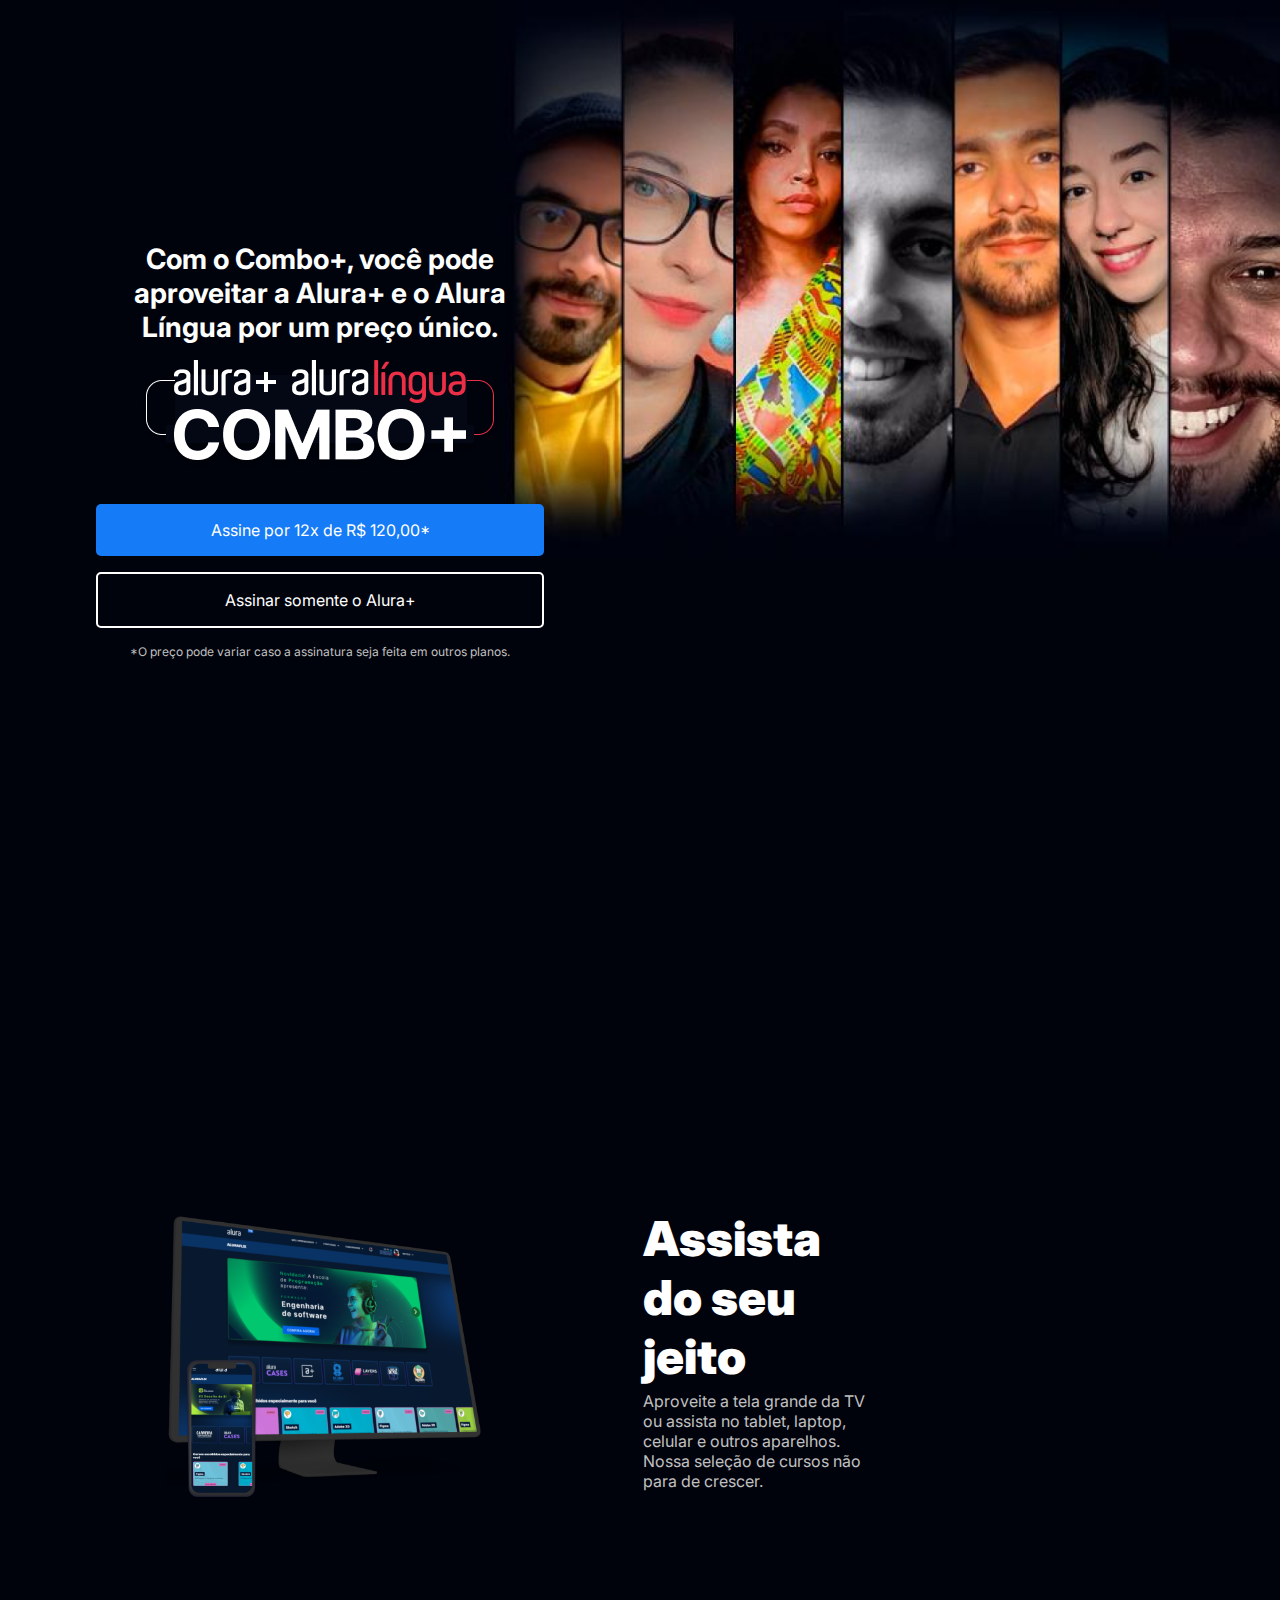
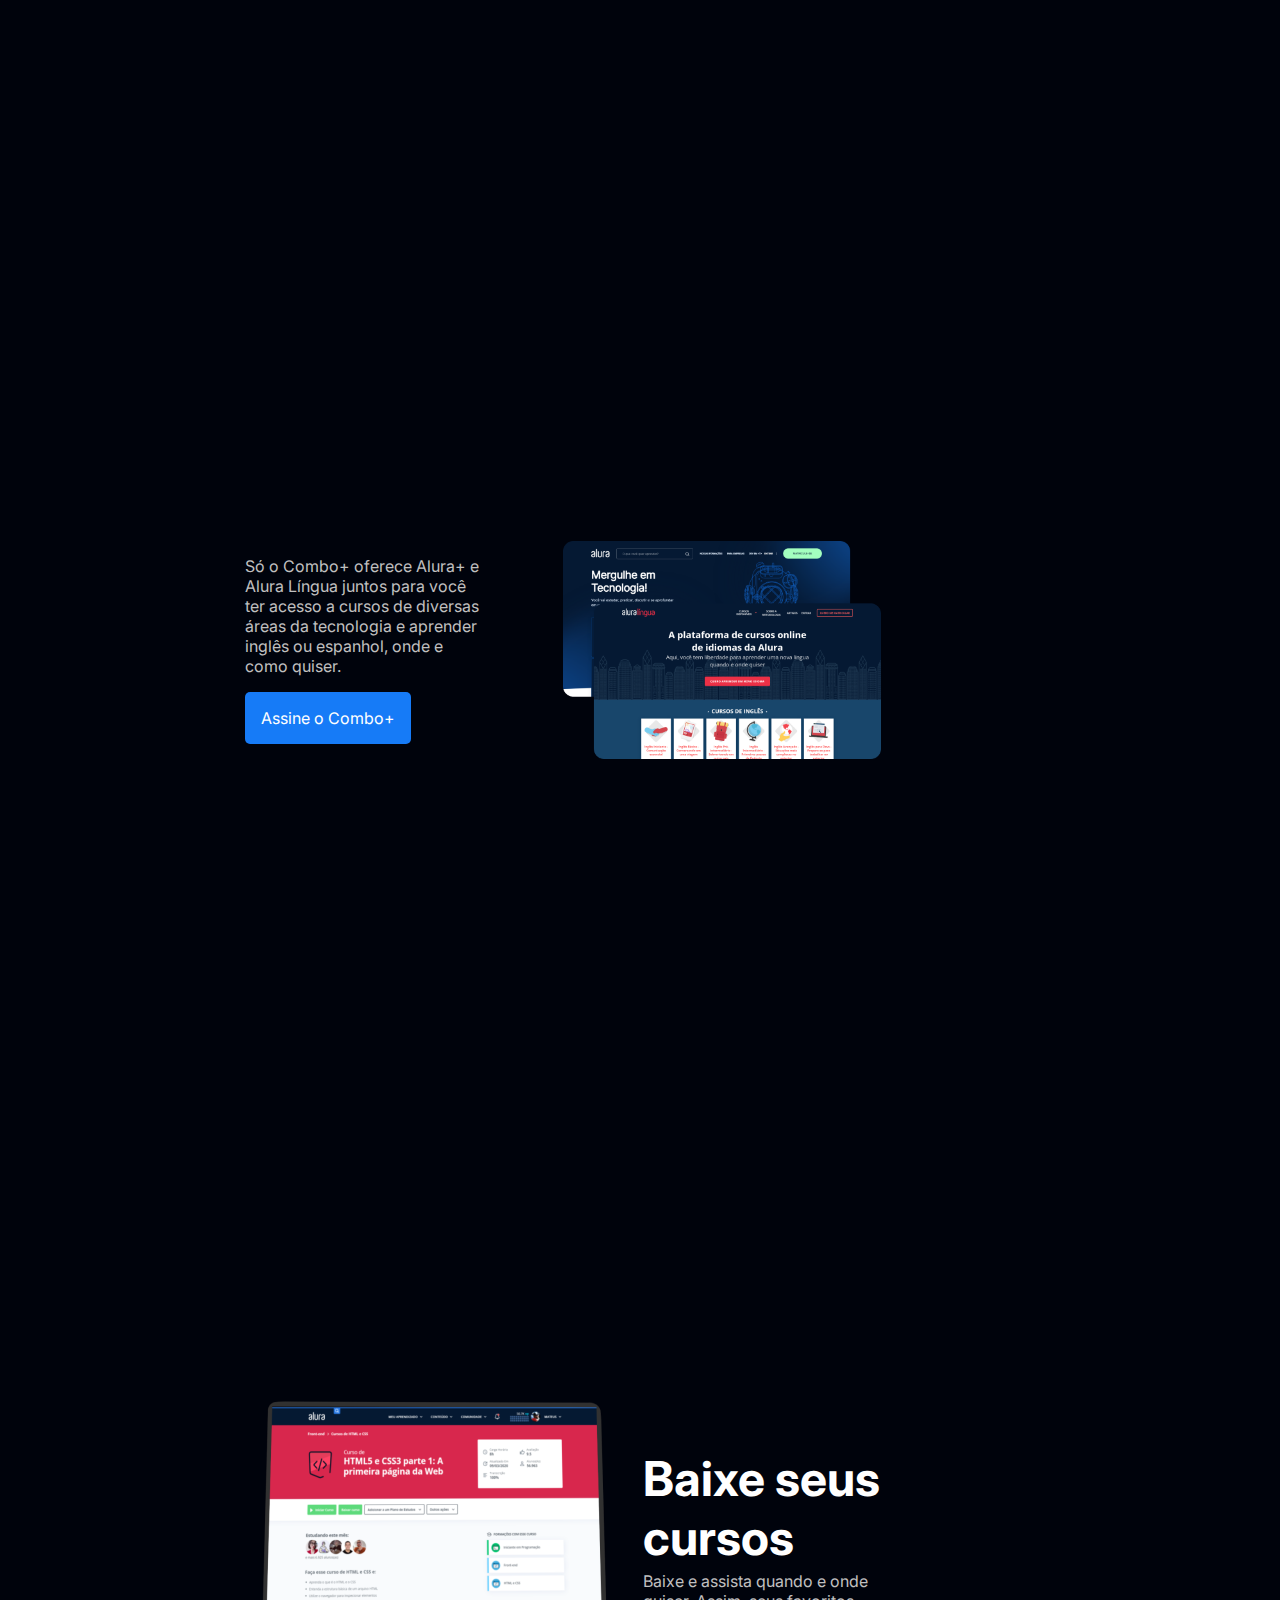
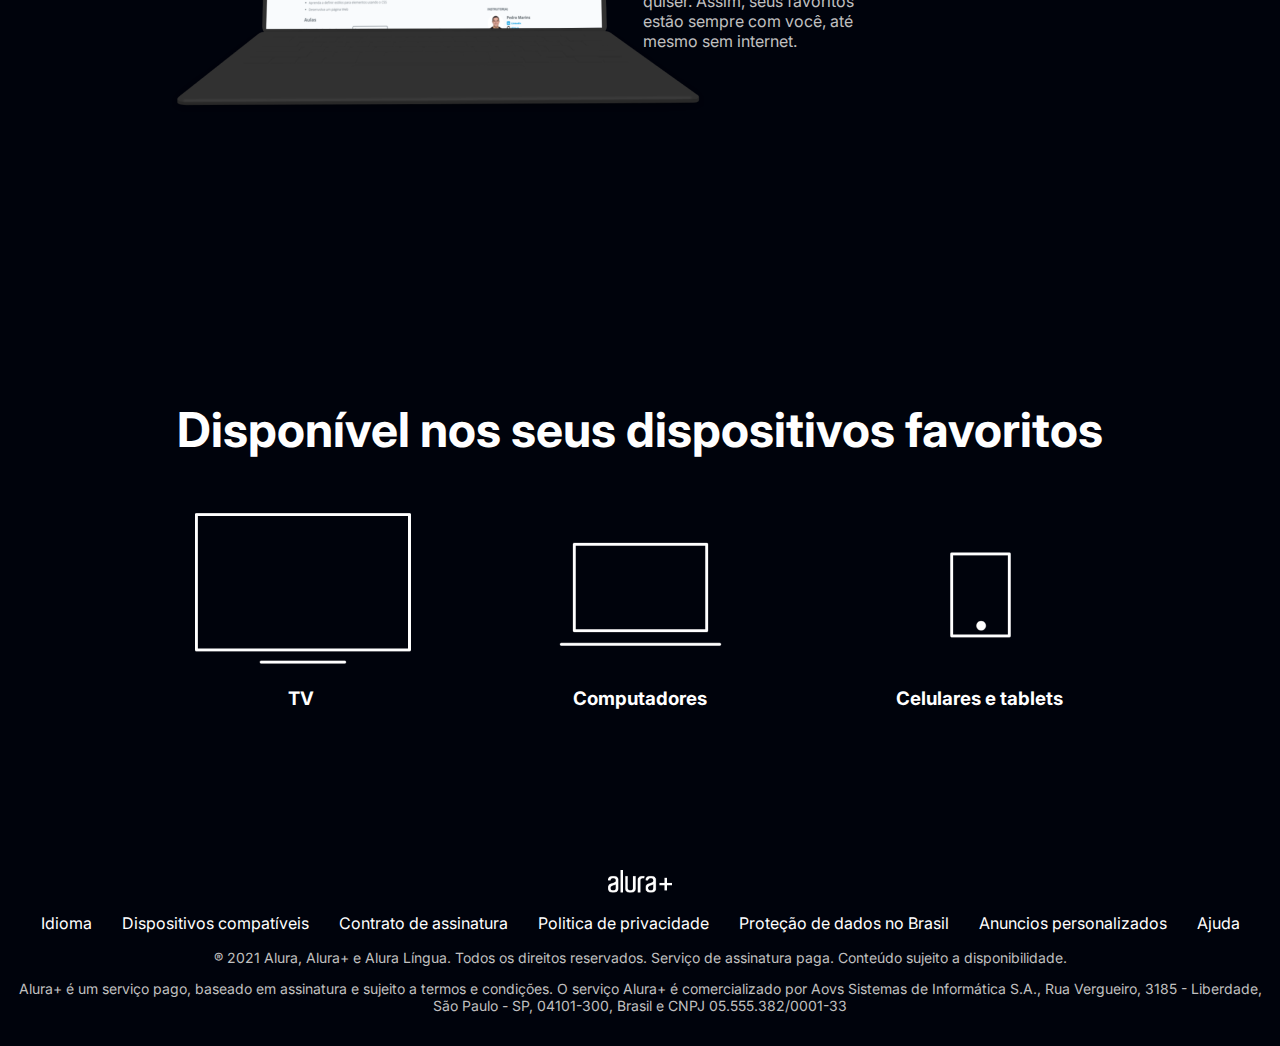
<file: formacao-htmlcss-alura/alura-plus/index.html>
<!DOCTYPE html>
<html lang="en">
<head>
    <meta charset="UTF-8">
    <meta name="viewport" content="width=device-width, initial-scale=1.0">
    <title>Alura Plus</title>
    <link rel="stylesheet" href="./styles/style.css">
    <link href="https://fonts.googleapis.com/css2?family=Inter:wght@400;700&display=swap" rel="stylesheet"> 

</head>
<body>
    <section class="principal container">
       
        <div class="container__box">
            <h1 class="container__titulo">Com o Combo+, você pode aproveitar a Alura+ e o Alura Língua por um preço único.</h1>
            <img class="container__imagem" src="./image/Combo.png" alt="Combo do cursos da Alura Plus">
            <a href="https://www.alura.com.br" class="container__botao">Assine por 12x de R$ 120,00*</a>
            <a href="https://www.alura.com.br" class="container__botao botao_secundario">Assinar somente o Alura+</a>
            <p class="container__aviso">*O preço pode variar caso a assinatura seja feita em outros planos.</p>
        </div>
    </section>

    <section class = "container secundaria">      
        <img class="secundaria_imagem" src="image/Plataformas.png" alt="Plataformas alura">        
        <div class="container_descricao">
            <h2 class="descricao_titulo"><b>Assista do seu jeito</b></h2>
            <p class="descricao_texto">Aproveite a tela grande da TV ou assista no tablet, laptop, celular e outros aparelhos.
                 Nossa seleção de cursos não para de crescer.</p>
        </div>
    </section>

    <section class = "container secundaria">
        <div class="container_descricao">
            <p class="descricao_texto">Só o Combo+ oferece Alura+ e Alura Língua juntos para você ter acesso a cursos de diversas áreas da tecnologia e aprender inglês ou espanhol, onde e como quiser.</p>
            <a href="https://www.alura.com.br" class="secundario__botao container__botao">Assine o Combo+</a>

        </div>
        <img class="secundaria_imagem" src="./image/Telas.png" alt="Telas">
    </section>

    <section class="container secundaria">
        <img src="./image/Notebook.png" alt="Download de recursos">
        <div class="container_descricao">
            <h2 class="descricao_titulo">Baixe seus cursos</h2>
            <p class="descricao_texto">Baixe e assista quando e onde quiser. Assim, seus favoritos estão sempre com você, até mesmo sem internet.</p>
        </div>     
    </section>

    <section class="dispositivos">
        <h2 class="dispositivos__titulo">Disponível nos seus dispositivos favoritos</h2>
        <ul class="dispositivos_lista">
            <li class="dispositivos_lista__item">
                <img src="image/tv.png" alt="televisores">
                <h3>TV</h3>
            </li>
            <li class="dispositivos_lista__item">
                <img src="image/computador.png" alt="notebooks">
                <h3>Computadores</h3>
            </li>
            <li class="dispositivos_lista__item">
                <img src="image/celular.png" alt="Mobile">
                <h3>Celulares e tablets</h3>
            </li>
        </ul>
    </section>

    <footer class="rodape_final">
        <img class="rodape__logo" src="image/Logo.png" alt="logo da alura">
        <ul class="rodape__lista">

            <li >
               <a class="rodape__lista__item" href="#">Idioma</a> 
            </li>
            <li class="rodape__lista__item">
                <a class="rodape__lista__item" href="#">Dispositivos compatíveis</a> 
            </li>
            <li class="rodape__lista__item">
                <a class="rodape__lista__item" href="#">Contrato de assinatura</a> 
            </li>
            <li class="rodape__lista__item">
                <a class="rodape__lista__item" href="#">Politica de privacidade</a> 
            </li>
            <li class="rodape__lista__item">
                <a class="rodape__lista__item" href="#">Proteção de dados no Brasil</a> 
            </li>
            <li class="rodape__lista__item">
                <a class="rodape__lista__item" href="#">Anuncios personalizados</a> 
            </li>
            <li class="rodape__lista__item">
                <a class="rodape__lista__item" href="#">Ajuda</a> 
            </li>
        </ul>

        <p class="texto__rodape">® 2021 Alura, Alura+ e Alura Língua. Todos os direitos reservados. Serviço de assinatura paga. Conteúdo sujeito a disponibilidade.</p>
        <p class="texto__rodape texto__dois">Alura+ é um serviço pago, baseado em assinatura e sujeito a termos e condições. O serviço Alura+ é comercializado por Aovs Sistemas de Informática S.A., Rua Vergueiro, 3185 - Liberdade, São Paulo - SP, 04101-300, Brasil e CNPJ 05.555.382/0001-33</p>
    </footer>
</body>
</html>
</file>
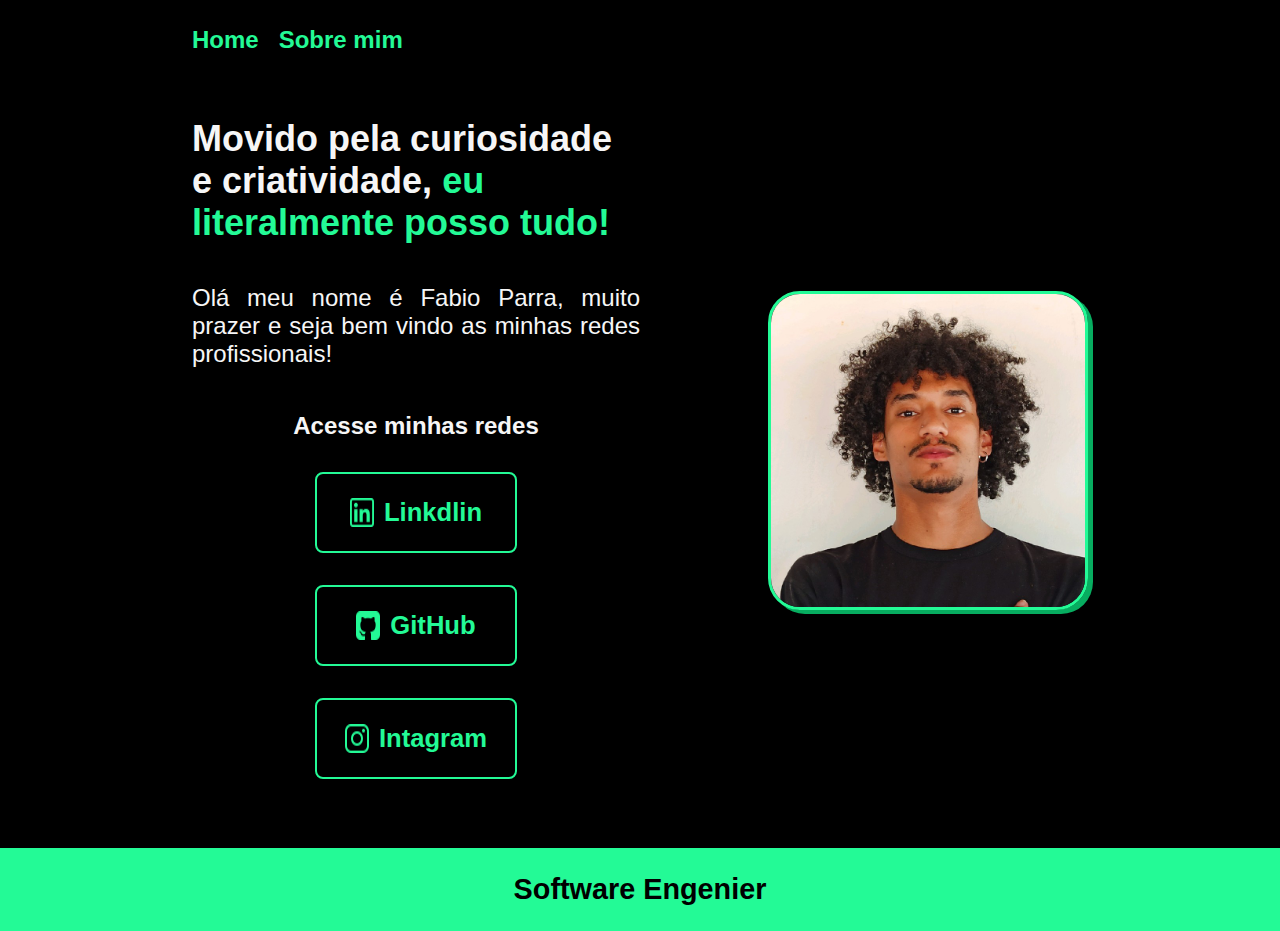
<file: formacao-htmlcss-alura/portifolio/index.html>
<!DOCTYPE html>
<html lang="en">
<head>

    <meta charset="UTF-8">
    <meta http-equiv="X-UA-Compatible" content="IE=edge">
    <meta name="viewport" content="width=device-width, initial-scale=1.0">
    <title>Portifolio</title>
    <link rel="stylesheet" href="./styles/styles.css">

</head>
<body>

    <header class="cabecalho">
        <nav class="cabecalho_textos">
            <a class="cabecalho_textos_link" href="index.html">Home</a>
            <a class="cabecalho_textos_link" href="about.html">Sobre mim</a>
        </nav>

    </header>
    <main class="pai">
            <section class="pai__texto">
                <h1 class="pai__texto__titulo">Movido pela curiosidade e criatividade,
                <strong class="titulo-destaque">eu literalmente posso tudo!</strong>
                </h1>
                <p class="pai__texto__texto">Olá meu nome é Fabio Parra, muito prazer e seja bem vindo as minhas redes profissionais!</p>
                
                <div class="pai__texto_links">
                    <h2 class="pai__texto_links_subtitulo">Acesse minhas redes</h2>
                    <a class="pai__texto_links_link" href="https://www.linkedin.com/in/parrafabio/">
                        <img src="./assets/linkedin.png" alt="">
                        Linkdlin
                    </a>
                    <a class="pai__texto_links_link" href="https://github.com/flbparra">
                        <img src="./assets/github-sign.png" alt="">
                        GitHub
                    </a>
                    <a class="pai__texto_links_link" href="https://www.instagram.com/flbparra/">
                        <img src="./assets/instagram.png" alt="">
                        Intagram
                    </a>
                </div>
            </section>
            <img class="pai_imagem" src="./assets/fabio.jpg" alt="foto do Fabio">
        
    </main>
    <footer class="rodape">
        Software Engenier
    </footer>
</body>
</html>
</file>
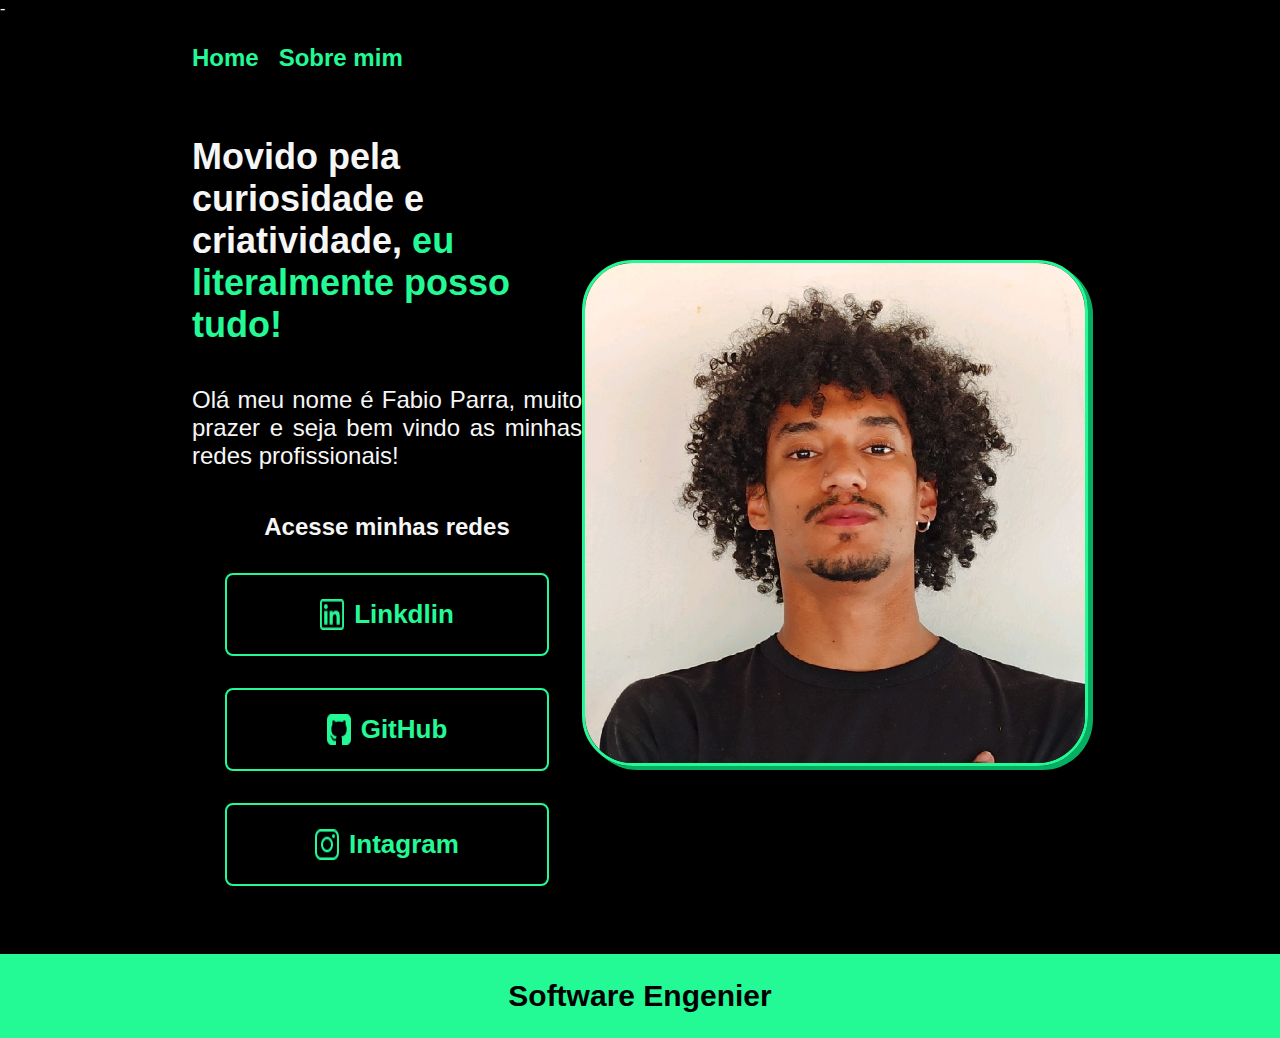
<file: formacao-htmlcss-alura/01-projeto-portifolio/portifolio/index.html>
<!DOCTYPE html>
<html lang="en">
<head>

    <meta charset="UTF-8">
    <meta http-equiv="X-UA-Compatible" content="IE=edge">
    <meta name="viewport" content="width=device-width, initial-scale=1.0">
    <title>Portifolio</title>
    <link rel="stylesheet" href="./styles/styles.css">

</head>-
<body>

    <header class="cabecalho">
        <nav class="cabecalho_textos">
            <a class="cabecalho_textos_link" href="index.html">Home</a>
            <a class="cabecalho_textos_link" href="about.html">Sobre mim</a>
        </nav>

    </header>
    <main class="pai">
            <section class="pai__texto">
                <h1 class="pai__texto__titulo">Movido pela curiosidade e criatividade,
                <strong class="titulo-destaque">eu literalmente posso tudo!</strong>
                </h1>
                <p class="pai__texto__texto">Olá meu nome é Fabio Parra, muito prazer e seja bem vindo as minhas redes profissionais!</p>
                
                <div class="pai__texto_links">
                    <h2 class="pai__texto_links_subtitulo">Acesse minhas redes</h2>
                    <a class="pai__texto_links_link" href="https://www.linkedin.com/in/parrafabio/">
                        <img src="./assets/linkedin.png" alt="">
                        Linkdlin
                    </a>
                    <a class="pai__texto_links_link" href="https://github.com/flbparra">
                        <img src="./assets/github-sign.png" alt="">
                        GitHub
                    </a>
                    <a class="pai__texto_links_link" href="https://www.instagram.com/flbparra/">
                        <img src="./assets/instagram.png" alt="">
                        Intagram
                    </a>
                </div>
            </section>
            <img class="fabio" src="./assets/fabio.jpg" alt="foto do Fabio" width="500">
        
    </main>
    <footer class="rodape">
        Software Engenier
    </footer>
</body>
</html>
</file>
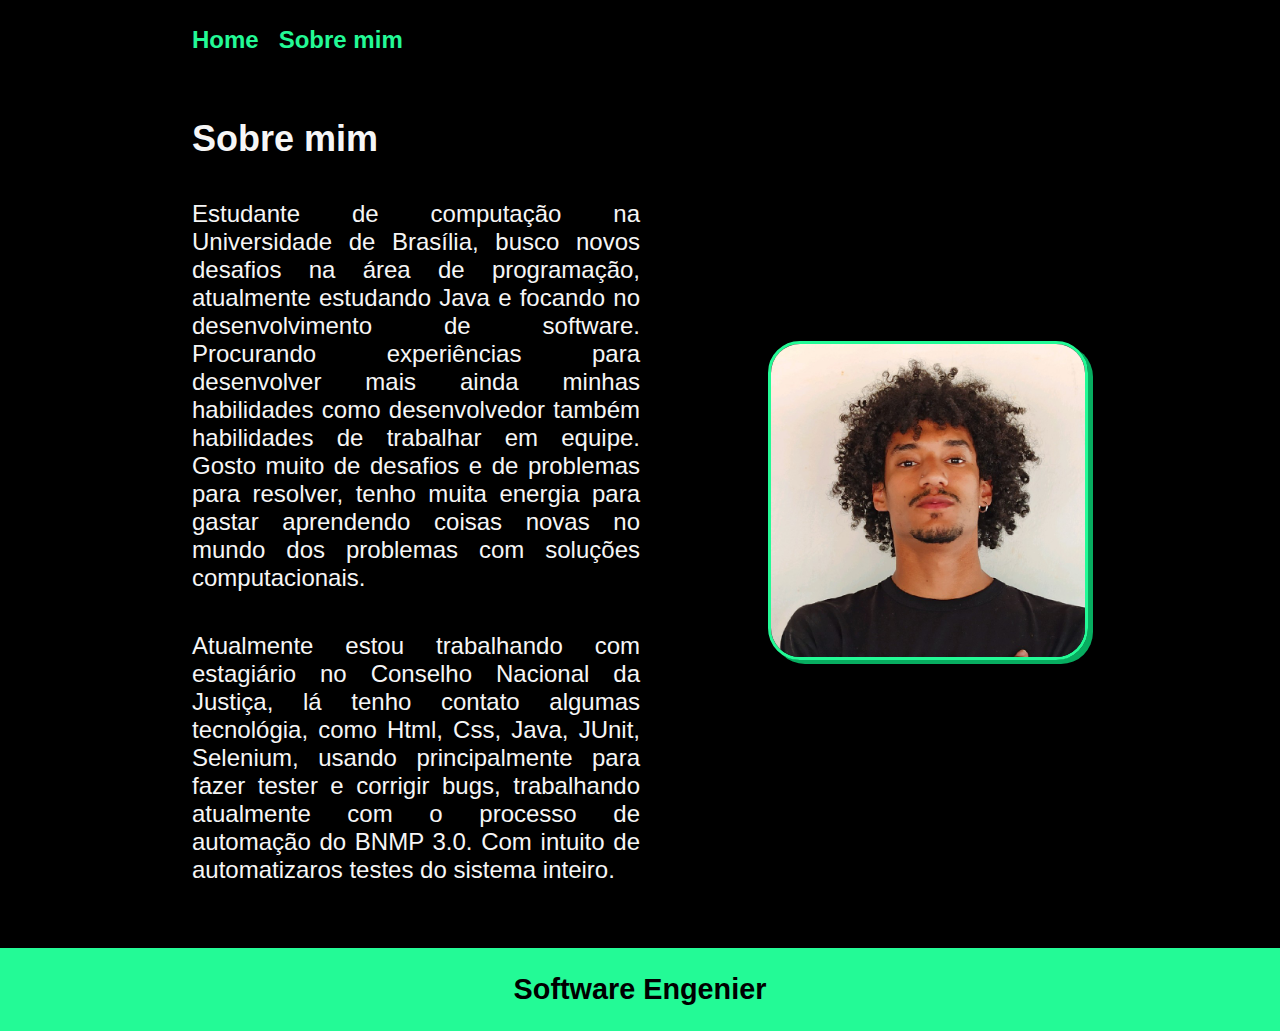
<file: formacao-htmlcss-alura/portifolio/about.html>
<!DOCTYPE html>
<html lang="pt-br">
<head>
    <meta charset="UTF-8">
    <meta http-equiv="X-UA-Compatible" content="IE=edge">
    <meta name="viewport" content="width=device-width, initial-scale=1.0">
    <title>Document</title>
    <link rel="stylesheet" href="./styles/styles.css">
</head>
<body>
    <header class="cabecalho">
        
        <nav class="cabecalho_textos">
            <a class="cabecalho_textos_link" href="index.html">Home</a>
            <a class="cabecalho_textos_link" href="about.html">Sobre mim</a>
        </nav>

    </header>
    <main class="pai">
        <section class="pai__texto">
            <h1 class="pai__texto__titulo">Sobre mim</h1>
            <p  class="pai__texto__texto">Estudante de computação na Universidade de Brasília, busco novos desafios na área de programação,
            atualmente estudando Java e focando no desenvolvimento de software. Procurando experiências para desenvolver 
            mais ainda minhas habilidades como desenvolvedor também habilidades de trabalhar em equipe. Gosto muito de desafios 
            e de problemas para resolver, tenho muita energia para gastar aprendendo coisas novas no mundo dos problemas com soluções computacionais.
            </p>
            <p  class="pai__texto__texto">Atualmente estou trabalhando com estagiário no Conselho Nacional da Justiça, lá tenho contato algumas tecnológia, como
                Html, Css, Java, JUnit, Selenium, usando principalmente para fazer tester e corrigir bugs, trabalhando atualmente com o processo de 
                automação do BNMP 3.0. Com intuito de automatizaros testes do sistema inteiro.
            </p>
        </section>
        <img class="pai_imagem" src="./assets/fabio.jpg" alt="foto do Fabio" width="500">
    </main>
    <footer class="rodape">
        Software Engenier
    </footer>
</body>
</html>
</file>
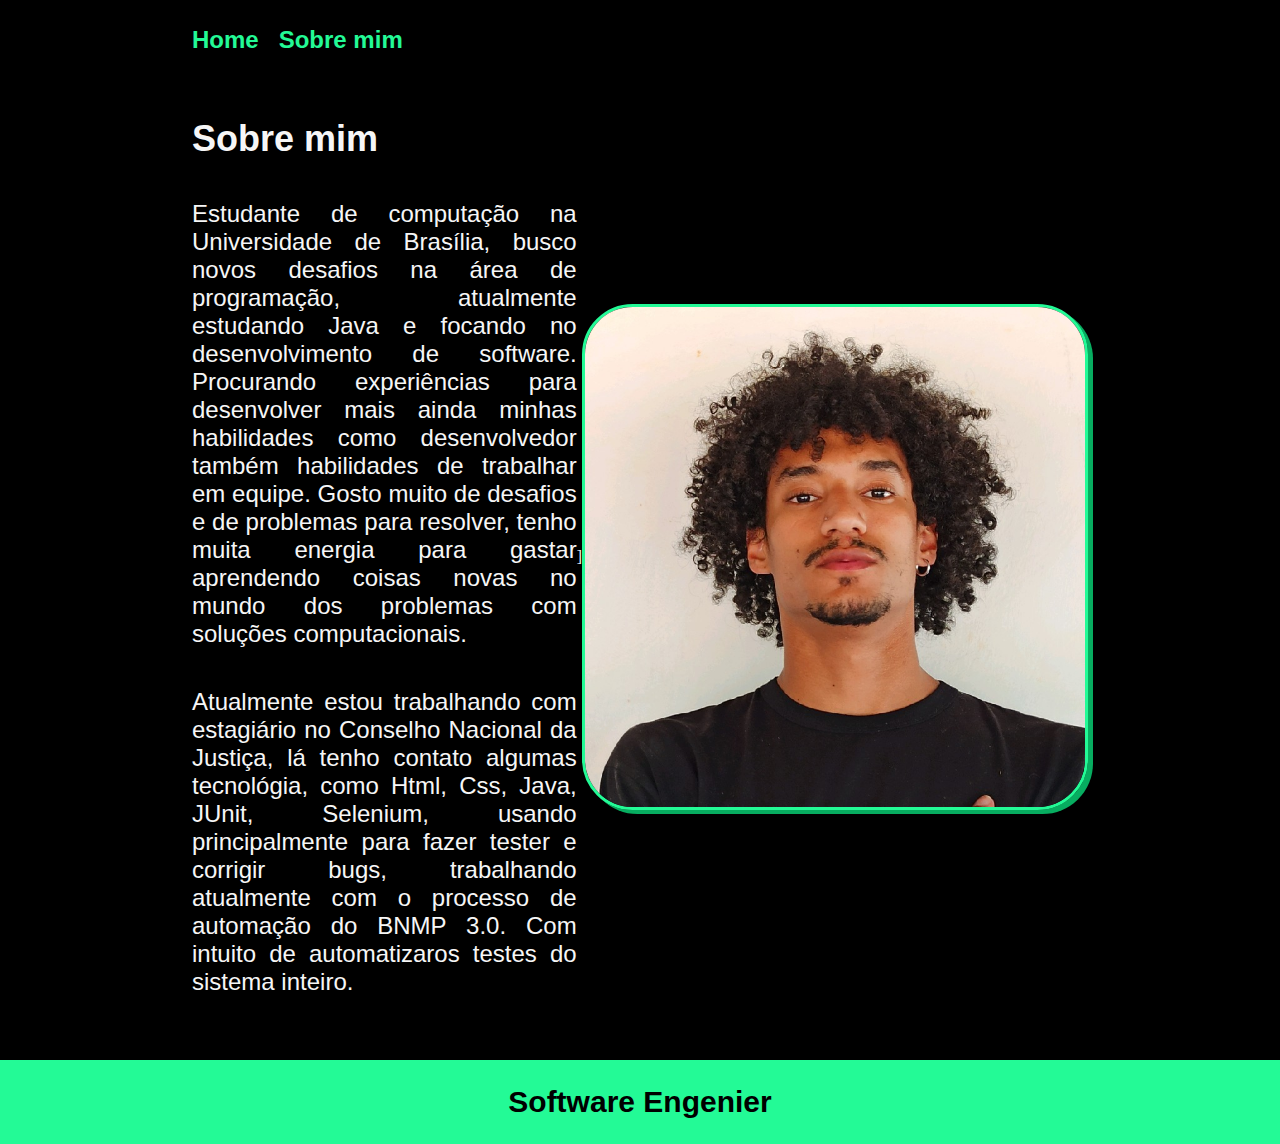
<file: formacao-htmlcss-alura/01-projeto-portifolio/portifolio/about.html>
<!DOCTYPE html>
<html lang="pt-br">
<head>
    <meta charset="UTF-8">
    <meta http-equiv="X-UA-Compatible" content="IE=edge">
    <meta name="viewport" content="width=device-width, initial-scale=1.0">
    <title>Document</title>
    <link rel="stylesheet" href="./styles/styles.css">
</head>
<body>
    <header class="cabecalho">
        
        <nav class="cabecalho_textos">
            <a class="cabecalho_textos_link" href="index.html">Home</a>
            <a class="cabecalho_textos_link" href="about.html">Sobre mim</a>
        </nav>

    </header>
    <main class="pai">
        <section class="pai__texto">
            <h1 class="pai__texto__titulo">Sobre mim</h1>
            <p  class="pai__texto__texto">Estudante de computação na Universidade de Brasília, busco novos desafios na área de programação,
            atualmente estudando Java e focando no desenvolvimento de software. Procurando experiências para desenvolver 
            mais ainda minhas habilidades como desenvolvedor também habilidades de trabalhar em equipe. Gosto muito de desafios 
            e de problemas para resolver, tenho muita energia para gastar aprendendo coisas novas no mundo dos problemas com soluções computacionais.
            </p>
            <p  class="pai__texto__texto">Atualmente estou trabalhando com estagiário no Conselho Nacional da Justiça, lá tenho contato algumas tecnológia, como
                Html, Css, Java, JUnit, Selenium, usando principalmente para fazer tester e corrigir bugs, trabalhando atualmente com o processo de 
                automação do BNMP 3.0. Com intuito de automatizaros testes do sistema inteiro.
            </p>
        </section>]
        <img class="fabio" src="./assets/fabio.jpg" alt="foto do Fabio" width="500">
    </main>
    <footer class="rodape">
        Software Engenier
    </footer>
</body>
</html>
</file>
<file: formacao-htmlcss-alura/alura-plus/styles/style.css>
:root{

    --branco-principal: #ffffff;
    --cinza-secundario: #c0c0c0;
    --botao-azul: #167bf7;
    --cor-de-fundo: #00030c;
    --font-principal: 'Inter'; 
}

* {
    margin: 0;
    padding: 0;
}

body{
    background-color: var(--cor-de-fundo);
    color: var(--branco-principal);
    font-size: 16px;
    font-weight: 400;
    font-family: var(--font-principal);
}

.principal{

    background-image: url(/formacao-htmlcss-alura/alura-plus/image/Background.png);
    background-repeat: no-repeat;
    background-size: contain;
    align-items: center;
    text-align: center;
}

.container{

    height: 100vh;
    display: grid;
    grid-template-columns: 50% 50%;
}

.container__botao{

    background-color: var(--botao-azul);
    border-radius: 5px;
    padding: 1em;
    color: var(--branco-principal);
    display: block;
    text-decoration: none;
    margin-bottom: 1em;
}

.botao_secundario{

    background-color: transparent;
    border: 2px solid var(--branco-principal);
}


.container__aviso{

    color: var(--cinza-secundario);
    font-size: 12px;
}


.container__titulo {
    font-size: 28px;
    font-weight: 700;

}


.container__box{

    margin: 0 6em;
}

.container__imagem{
        margin: 1em 0em 2em 0em;

}

.secundaria_imagem{
    width: 80%;
}
.secundaria{
    color: var(--branco-principal);
    align-items: center;
    margin: 0 20em 0 165px;
}

.descricao_titulo{

    width: 700;
    font-size: 48px;
    margin-bottom: 0.1em;
    
}

.descricao_texto{
    color: var(--cinza-secundario);
    font-size: 16px;
    
}

.secundario__botao{
    display:inline-block;
    margin: 1em 0 0 0;
}

.container_descricao{

    padding: 5em;
}

.dispositivos{
    text-align: center;
}
.dispositivos__titulo{

    font-size: 48px;
    color: var(--branco-principal);
    width: 700;
}

.dispositivos_lista {
    margin: 2em 0;
    display: flex;
    justify-content: center;
    list-style: none;
}

.dispositivos_lista_item {

    font-size: 32px;
    width: 700;
}

.rodape_final{
    text-align: center;
    margin: 10em 0 2em 0;
    text-decoration: none;
}

.rodape__logo{
    width: 5%;

}

.rodape__lista{

    display: flex;
    list-style-type: none;
    flex-direction: row;
    gap: 30px;
    justify-content: center;
    margin: 1em 0;
    text-decoration: none;
}

.rodape__lista__item{
    color: var(--branco-principal);
    text-decoration: none;
}

.texto__rodape{
    font-size: 14px;
    color: var(--cinza-secundario);
}

.texto__dois{
    margin: 1em;
}

.rodape__lista__item:hover{

    color: var(--botao-azul);
}

.rodape__lista__item:active{
    color: purple;
}

.container__botao:hover{
    color: #00030c;
    background-color: #4994ef;
}
</file>
<file: formacao-htmlcss-alura/portifolio/styles/styles.css>
:root {
    
    --cor-primeira: #000000;
    --cor-secundaria: #f6f6f6;
    --cor-terciaria: #23FA96;

}
* {
    
   margin: 0%;
   padding: 0%; 
}
body {
    /* height: 100vh; */
    box-sizing: border-box;
    background-color: var(--cor-primeira);
    color: var(--cor-secundaria);
    
}

.titulo-destaque {
    color: var(--cor-terciaria);
}



.pai {
    padding: 5% 15%;
    display: flex;
    align-items: center;
    justify-content: space-between;
    gap: 60px;
}

.pai_imagem{
    border-radius: 10%;
    width: 35%;
    border:  var(--cor-terciaria);
    border-style: solid;
    
    box-shadow: 5px 4px #07AD60;
}

.pai__texto {
    width: 50%;
    display: flex;
    flex-direction: column;
    gap: 40px;
}

.pai__texto__titulo{
    font-size: 2.25rem;
    font-family: 'Krona One', sans-serif;
    
}

.pai__texto__texto{

    font-size: 1.5rem;
    font-family: 'Montserrat', sans-serif;
    text-align: justify;

}

.pai__texto_links{

    margin: 1%;
    display: flex;
    justify-content: space-between;
    flex-direction: column;
    align-items: center;
    gap: 32px;
}

.pai__texto_links_link{
    /* background-color: #23FA96; */
    border: 2px solid  var(--cor-terciaria);
    width: 45%;
    text-align: center;
    font-weight: 600;
    border-radius: 8px;
    font-size: 1.6rem;
    text-decoration: none;
    padding: 24px 0px;
    color:  var(--cor-terciaria);
}

.pai__texto_links_link{
    text-decoration: none;
    font-family: 'Montserrat', sans-serif;
    font-weight: 600;
    display: flex;
    justify-content: center;
    gap: 10px;
    
}

.pai__texto_links_link:hover{
    
    background-color: #2d2929;
}

.pai__texto_links_subtitulo{

    font-size: 1.5rem;
    font-family: 'Krona One', sans-serif;
}

.rodape{

    font-size: 1.8rem;
    font-family: 'Montserrat', sans-serif;
    background-color: var(--cor-terciaria);
    color: var(
    --cor-primeira
    );
    padding: 25px;
justify-content: center;
    text-align: center;
    font-weight: 600;
}

.cabecalho{

    padding: 2% 0 0 15%;

}
.cabecalho_textos{
    display: flex;
    gap: 20px;
}
.cabecalho_textos_link{

    font-size: 1.5rem;
    font-family:'Montserrat', sans-serif;
    color:  var(--cor-terciaria);
    font-weight: 600;
    text-decoration: none;
}

@media(max-width: 1200px){

    .cabecalho{
        padding: 3%;
    }

    .cabecalho_textos{
        justify-content: center;
    }
    .pai{

        padding: 5% 1%;

        flex-direction: column-reverse;
    }

    body {

        background-color: #34054f;

    }

    .pai__texto{
        width: 80%;
    }
}
</file>
<file: formacao-htmlcss-alura/01-projeto-portifolio/portifolio/styles/styles.css>
:root {
    
    --cor-primeira: #000000;
    --cor-secundaria: #f6f6f6;
    --cor-terciaria: #23FA96;

}
* {
    
   margin: 0%;
   padding: 0%; 
}
body {
    /* height: 100vh; */
    box-sizing: border-box;
    background-color: var(--cor-primeira);
    color: var(--cor-secundaria);
    
}

.titulo-destaque {
    color: var(--cor-terciaria);
}

.fabio{
    border-radius: 10%;

    border:  var(--cor-terciaria);
    border-style: solid;
    
    box-shadow: 5px 4px #07AD60;
}

.pai {
    padding: 5% 15%;

    display: flex;
    align-items: center;
    justify-content: space-between;
}

.pai__texto {
    width: 616px;
    display: flex;
    flex-direction: column;
    gap: 40px;
}

.pai__texto__titulo{
    font-size: 36px;
    font-family: 'Krona One', sans-serif;
    
}

.pai__texto__texto{

    font-size: 24px;
    font-family: 'Montserrat', sans-serif;
    text-align: justify;

}

.pai__texto_links{

    margin: 1%;
    display: flex;
    justify-content: space-between;
    flex-direction: column;
    align-items: center;
    gap: 32px;
}

.pai__texto_links_link{
    /* background-color: #23FA96; */
    border: 2px solid  var(--cor-terciaria);
    width: 320px;
    text-align: center;
    border-radius: 8px;
    font-size: 26px;
    padding: 24px 0px;
    color:  var(--cor-terciaria);
}

.pai__texto_links_link{
    text-decoration: none;
    font-family: 'Montserrat', sans-serif;
    font-weight: 600;
    display: flex;
    justify-content: center;
    gap: 10px;
    
}

.pai__texto_links_link:hover{
    
    background-color: #2d2929;
}

.pai__texto_links_subtitulo{

    font-size: 24px;
    font-family: 'Krona One', sans-serif;
}

.rodape{

    font-size: 30px;
    font-family: 'Montserrat', sans-serif;
    background-color: var(--cor-terciaria);
    color: var(
    --cor-primeira
    );
    padding: 25px;
justify-content: center;
    text-align: center;
    font-weight: 600;
}

.cabecalho{

    padding: 2% 0 0 15%;

}
.cabecalho_textos{
    display: flex;
    gap: 20px;
}
.cabecalho_textos_link{

    font-size: 24px;
    font-family:'Montserrat', sans-serif;
    color:  var(--cor-terciaria);
    font-weight: 600;
    text-decoration: none;
}
</file>
